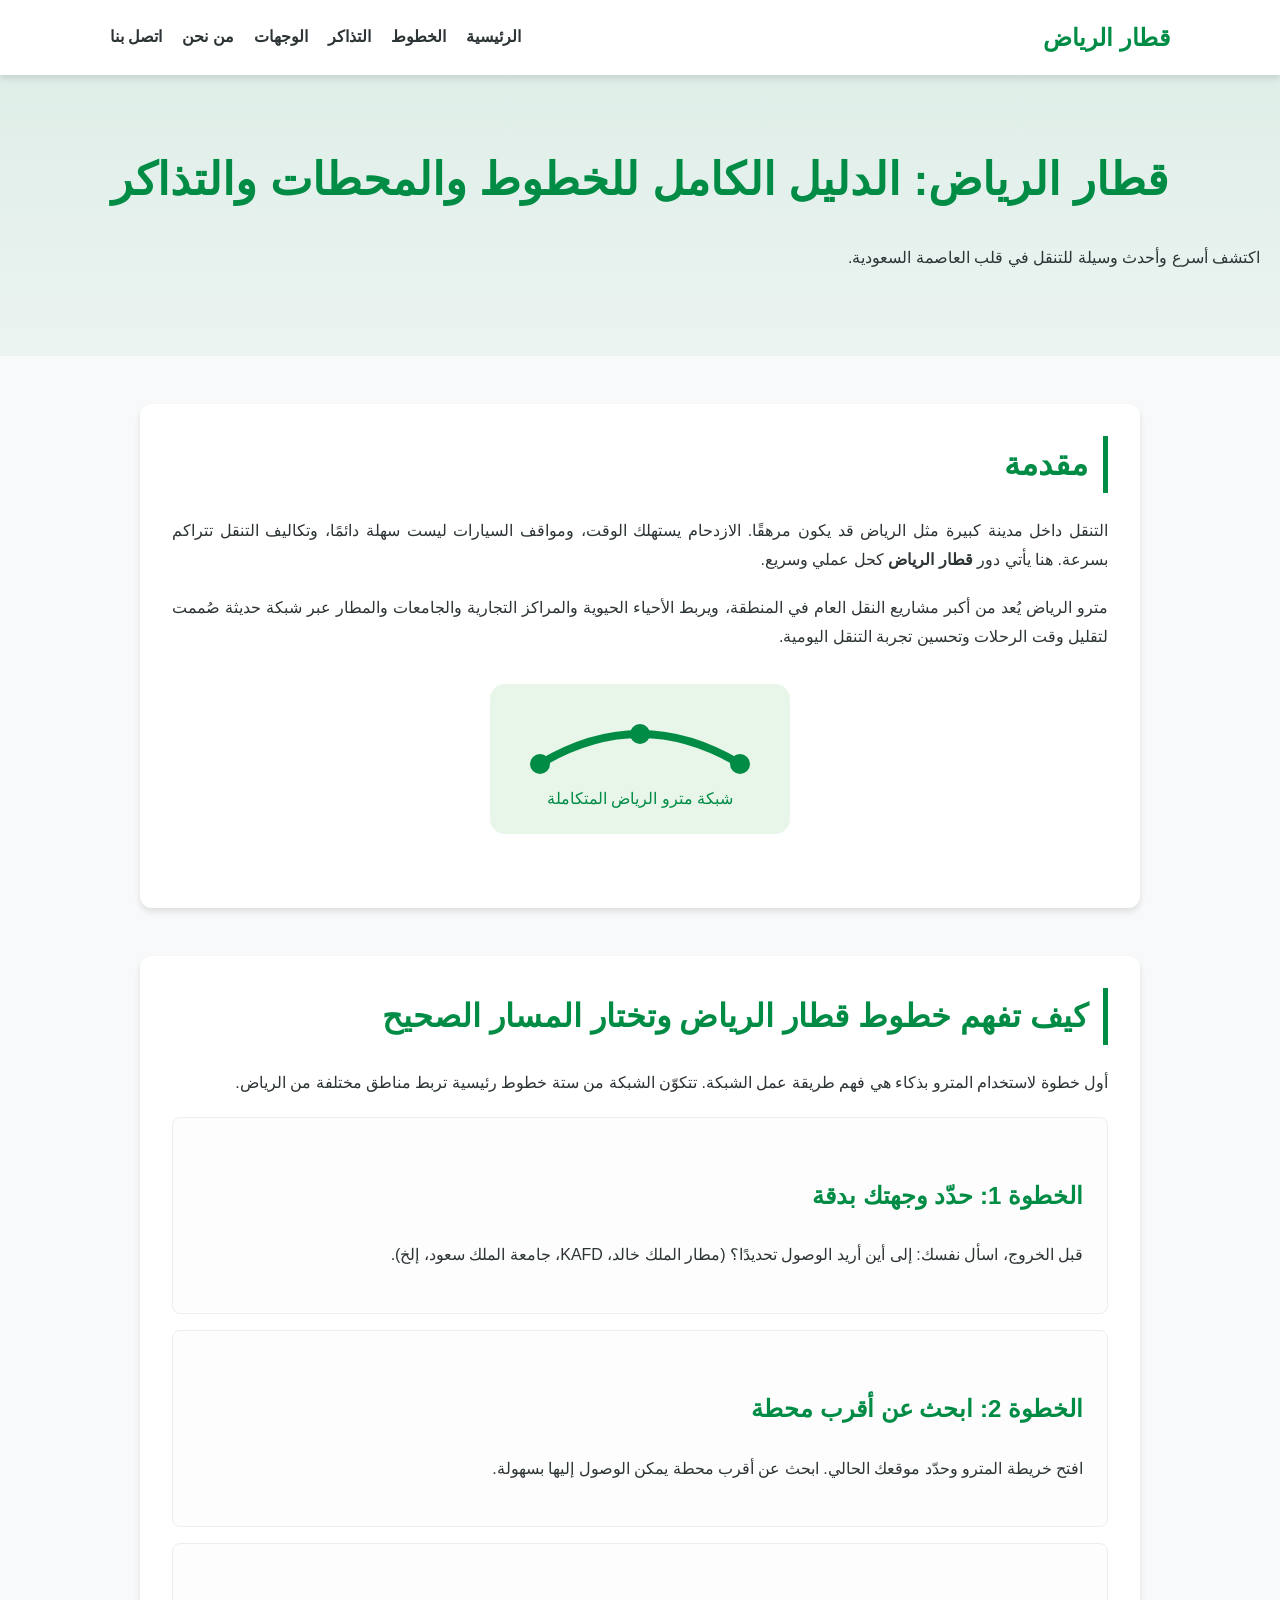
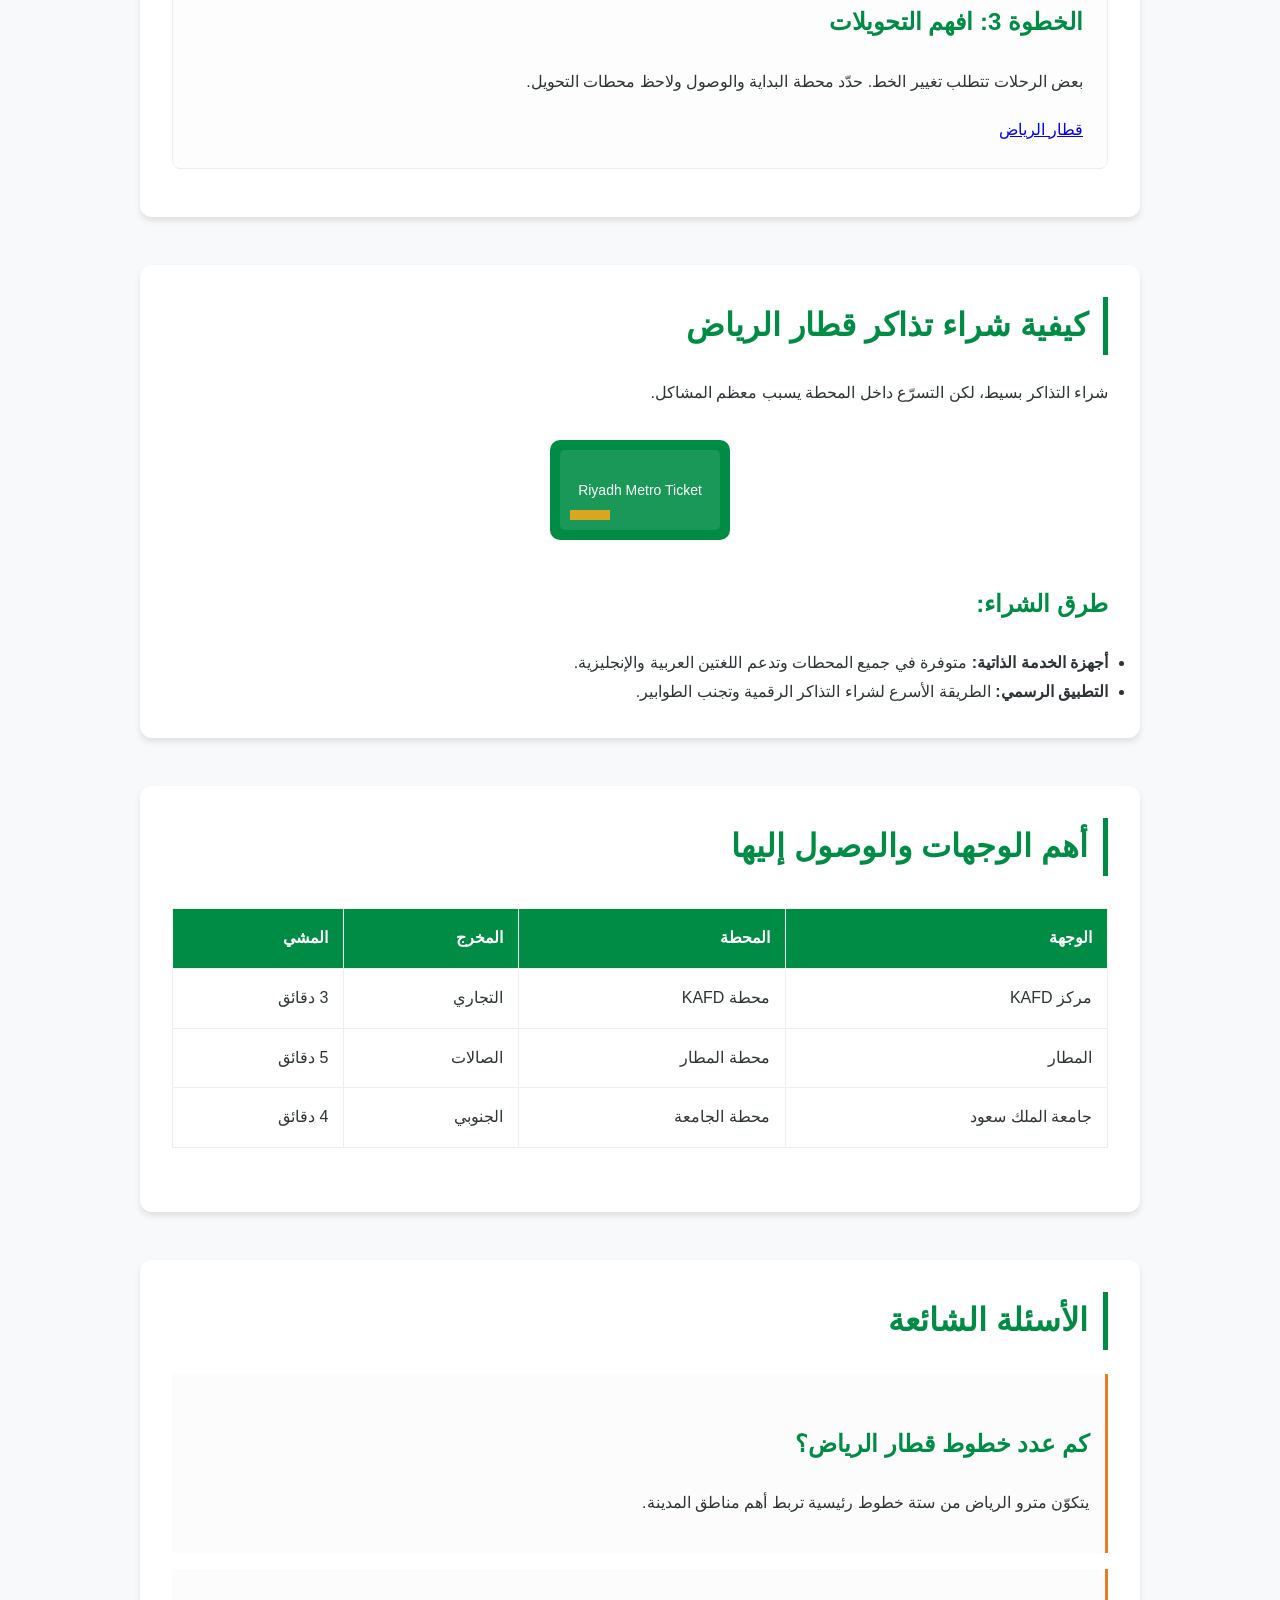
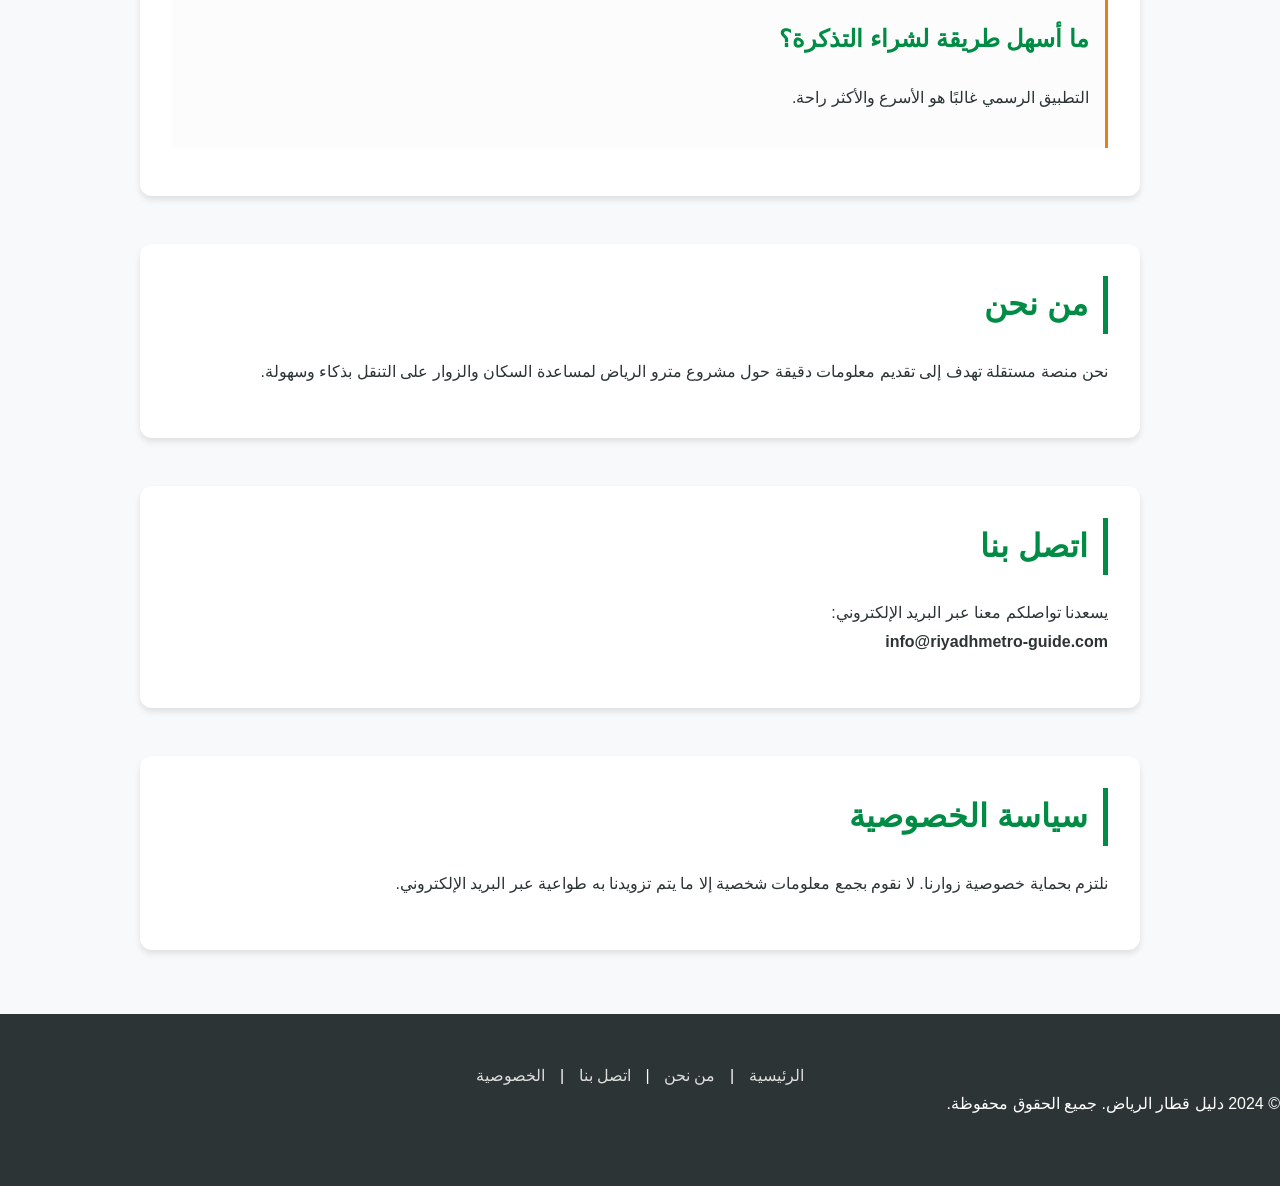
<file: index.html>
<!DOCTYPE html>
<html lang="ar" dir="rtl">
<head>
    <meta charset="UTF-8">
    <meta name="viewport" content="width=device-width, initial-scale=1.0">
    <title>قطار الرياض: الدليل الكامل للخطوط والمحطات والتذاكر 2024</title>
    <meta name="description" content="تعرف على كل ما يخص قطار الرياض (مترو الرياض). دليل شامل للخطوط، المحطات، أسعار التذاكر، وكيفية التخطيط لرحلتك بسهولة داخل مدينة الرياض.">
    <meta name="keywords" content="قطار الرياض, مترو الرياض, محطات قطار الرياض, تذاكر قطار الرياض, خريطة مترو الرياض">
    <link rel="stylesheet" href="style.css">
    
    <!-- Schema.org Markup -->
    <script type="application/ld+json">
    {
      "@context": "https://schema.org",
      "@type": "Article",
      "headline": "قطار الرياض: الدليل الكامل للخطوط والمحطات والتذاكر",
      "description": "دليل شامل لاستخدام قطار الرياض، يغطي الخطوط والمحطات وكيفية شراء التذاكر والوصول لأهم الوجهات.",
      "image": "metro-visual.svg",
      "author": {
        "@type": "Organization",
        "name": "دليل قطار الرياض"
      },
      "publisher": {
        "@type": "Organization",
        "name": "دليل قطار الرياض"
      },
      "datePublished": "2024-06-05"
    }
    </script>

    <script type="application/ld+json">
    {
      "@context": "https://schema.org",
      "@type": "FAQPage",
      "mainEntity": [
        {
          "@type": "Question",
          "name": "كم عدد خطوط قطار الرياض؟",
          "acceptedAnswer": {
            "@type": "Answer",
            "text": "يتكوّن مترو الرياض من ستة خطوط رئيسية تربط أهم مناطق المدينة."
          }
        },
        {
          "@type": "Question",
          "name": "ما أسهل طريقة لشراء التذكرة؟",
          "acceptedAnswer": {
            "@type": "Answer",
            "text": "التطبيق الرسمي غالبًا هو الأسرع والأكثر راحة لأنه يقلّل وقت الانتظار عند أجهزة التذاكر."
          }
        }
      ]
    }
    </script>
</head>
<body>

<header>
    <nav>
        <div class="logo">قطار الرياض</div>
        <ul>
            <li><a href="#home">الرئيسية</a></li>
            <li><a href="#lines">الخطوط</a></li>
            <li><a href="#tickets">التذاكر</a></li>
            <li><a href="#destinations">الوجهات</a></li>
            <li><a href="#about">من نحن</a></li>
            <li><a href="#contact">اتصل بنا</a></li>
        </ul>
    </nav>
</header>

<main id="home">
    <div class="hero">
        <h1>قطار الرياض: الدليل الكامل للخطوط والمحطات والتذاكر</h1>
        <p>اكتشف أسرع وأحدث وسيلة للتنقل في قلب العاصمة السعودية.</p>
    </div>

    <section id="intro">
        <h2>مقدمة</h2>
        <p>التنقل داخل مدينة كبيرة مثل الرياض قد يكون مرهقًا. الازدحام يستهلك الوقت، ومواقف السيارات ليست سهلة دائمًا، وتكاليف التنقل تتراكم بسرعة. هنا يأتي دور <strong>قطار الرياض</strong> كحل عملي وسريع.</p>
        <p>مترو الرياض يُعد من أكبر مشاريع النقل العام في المنطقة، ويربط الأحياء الحيوية والمراكز التجارية والجامعات والمطار عبر شبكة حديثة صُممت لتقليل وقت الرحلات وتحسين تجربة التنقل اليومية.</p>
        <div class="image-box">
            <svg width="300" height="150" viewBox="0 0 300 150" xmlns="http://www.w3.org/2000/svg">
                <rect width="300" height="150" rx="15" fill="#e8f5e9"/>
                <path d="M50 80 Q150 20 250 80" stroke="#008C45" stroke-width="8" fill="none"/>
                <circle cx="50" cy="80" r="10" fill="#008C45"/>
                <circle cx="150" cy="50" r="10" fill="#008C45"/>
                <circle cx="250" cy="80" r="10" fill="#008C45"/>
                <text x="150" y="120" font-family="Arial" font-size="16" fill="#008C45" text-anchor="middle">شبكة مترو الرياض المتكاملة</text>
            </svg>
        </div>
    </section>

    <section id="lines">
        <h2>كيف تفهم خطوط قطار الرياض وتختار المسار الصحيح</h2>
        <p>أول خطوة لاستخدام المترو بذكاء هي فهم طريقة عمل الشبكة. تتكوّن الشبكة من ستة خطوط رئيسية تربط مناطق مختلفة من الرياض.</p>
        
        <div class="how-to-card">
            <h3>الخطوة 1: حدّد وجهتك بدقة</h3>
            <p>قبل الخروج، اسأل نفسك: إلى أين أريد الوصول تحديدًا؟ (مطار الملك خالد، KAFD، جامعة الملك سعود، إلخ).</p>
        </div>
        <div class="how-to-card">
            <h3>الخطوة 2: ابحث عن أقرب محطة</h3>
            <p>افتح خريطة المترو وحدّد موقعك الحالي. ابحث عن أقرب محطة يمكن الوصول إليها بسهولة.</p>
        </div>
        <div class="how-to-card">
            <h3>الخطوة 3: افهم التحويلات</h3>
            <p>بعض الرحلات تتطلب تغيير الخط. حدّد محطة البداية والوصول ولاحظ محطات التحويل.</p>
            <a href="https://saudirailway.net/%d9%82%d8%b7%d8%a7%d8%b1-%d8%a7%d9%84%d8%b1%d9%8a%d8%a7%d8%b6/"> قطار الرياض </a>
        </div>
    </section>

    <section id="tickets">
        <h2>كيفية شراء تذاكر قطار الرياض</h2>
        <p>شراء التذاكر بسيط، لكن التسرّع داخل المحطة يسبب معظم المشاكل.</p>
        <div class="image-box">
            <svg width="180" height="100" viewBox="0 0 180 100" xmlns="http://www.w3.org/2000/svg">
                <rect width="180" height="100" rx="10" fill="#008C45"/>
                <rect x="10" y="10" width="160" height="80" rx="5" fill="#fff" opacity="0.1"/>
                <text x="90" y="55" font-family="Arial" font-size="14" fill="#fff" text-anchor="middle">Riyadh Metro Ticket</text>
                <rect x="20" y="70" width="40" height="10" fill="#DAA520"/>
            </svg>
        </div>
        <h3>طرق الشراء:</h3>
        <ul>
            <li><strong>أجهزة الخدمة الذاتية:</strong> متوفرة في جميع المحطات وتدعم اللغتين العربية والإنجليزية.</li>
            <li><strong>التطبيق الرسمي:</strong> الطريقة الأسرع لشراء التذاكر الرقمية وتجنب الطوابير.</li>
        </ul>
    </section>

    <section id="destinations">
        <h2>أهم الوجهات والوصول إليها</h2>
        <table>
            <thead>
                <tr>
                    <th>الوجهة</th>
                    <th>المحطة</th>
                    <th>المخرج</th>
                    <th>المشي</th>
                </tr>
            </thead>
            <tbody>
                <tr>
                    <td>مركز KAFD</td>
                    <td>محطة KAFD</td>
                    <td>التجاري</td>
                    <td>3 دقائق</td>
                </tr>
                <tr>
                    <td>المطار</td>
                    <td>محطة المطار</td>
                    <td>الصالات</td>
                    <td>5 دقائق</td>
                </tr>
                <tr>
                    <td>جامعة الملك سعود</td>
                    <td>محطة الجامعة</td>
                    <td>الجنوبي</td>
                    <td>4 دقائق</td>
                </tr>
            </tbody>
        </table>
    </section>

    <section id="faq">
        <h2>الأسئلة الشائعة</h2>
        <div class="faq-item">
            <h3>كم عدد خطوط قطار الرياض؟</h3>
            <p>يتكوّن مترو الرياض من ستة خطوط رئيسية تربط أهم مناطق المدينة.</p>
        </div>
        <div class="faq-item">
            <h3>ما أسهل طريقة لشراء التذكرة؟</h3>
            <p>التطبيق الرسمي غالبًا هو الأسرع والأكثر راحة.</p>
        </div>
    </section>

    <section id="about">
        <h2>من نحن</h2>
        <p>نحن منصة مستقلة تهدف إلى تقديم معلومات دقيقة حول مشروع مترو الرياض لمساعدة السكان والزوار على التنقل بذكاء وسهولة.</p>
    </section>

    <section id="contact">
        <h2>اتصل بنا</h2>
        <p>يسعدنا تواصلكم معنا عبر البريد الإلكتروني: <br><strong>info@riyadhmetro-guide.com</strong></p>
    </section>

    <section id="privacy">
        <h2>سياسة الخصوصية</h2>
        <p>نلتزم بحماية خصوصية زوارنا. لا نقوم بجمع معلومات شخصية إلا ما يتم تزويدنا به طواعية عبر البريد الإلكتروني.</p>
    </section>
</main>

<footer>
    <div class="footer-nav">
        <a href="#home">الرئيسية</a> | 
        <a href="#about">من نحن</a> | 
        <a href="#contact">اتصل بنا</a> | 
        <a href="#privacy">الخصوصية</a>
    </div>
    <p>&copy; 2024 دليل قطار الرياض. جميع الحقوق محفوظة.</p>
</footer>

</body>
</html>
</file>
<file: style.css>
:root {
    --primary-color: #008C45;
    --secondary-color: #F8F9FA;
    --text-color: #2D3436;
    --accent-color: #E67E22;
    --white: #ffffff;
    --shadow: 0 4px 6px rgba(0,0,0,0.1);
}

html {
    scroll-behavior: smooth;
}

* {
    margin: 0;
    padding: 0;
    box-sizing: border-box;
}

body {
    font-family: 'Segoe UI', Arial, sans-serif;
    line-height: 1.8;
    color: var(--text-color);
    background-color: var(--secondary-color);
    direction: rtl;
}

header {
    background-color: var(--white);
    padding: 1rem 0;
    position: sticky;
    top: 0;
    z-index: 1000;
    box-shadow: var(--shadow);
}

nav {
    max-width: 1100px;
    margin: 0 auto;
    display: flex;
    justify-content: space-between;
    align-items: center;
    padding: 0 20px;
}

.logo {
    font-size: 1.5rem;
    font-weight: 800;
    color: var(--primary-color);
}

nav ul {
    list-style: none;
    display: flex;
}

nav ul li {
    margin-right: 20px;
}

nav ul li a {
    text-decoration: none;
    color: var(--text-color);
    font-weight: 600;
    transition: 0.3s;
}

nav ul li a:hover {
    color: var(--primary-color);
}

.hero {
    background: linear-gradient(rgba(0,140,69,0.1), rgba(0,140,69,0.05));
    padding: 4rem 20px;
    text-align: center;
}

section {
    max-width: 1000px;
    margin: 3rem auto;
    padding: 2rem;
    background: var(--white);
    border-radius: 12px;
    box-shadow: var(--shadow);
}

h1, h2, h3 {
    color: var(--primary-color);
    margin-bottom: 1.5rem;
}

h1 { font-size: 2.8rem; }
h2 { font-size: 2rem; border-right: 5px solid var(--primary-color); padding-right: 15px; }
h3 { font-size: 1.5rem; margin-top: 2rem; }

p { margin-bottom: 1.2rem; text-align: justify; }

.image-box {
    text-align: center;
    margin: 2rem 0;
}

.image-box svg {
    max-width: 100%;
    height: auto;
}

.how-to-card {
    background: #fdfdfd;
    border: 1px solid #eee;
    padding: 1.5rem;
    border-radius: 8px;
    margin: 1rem 0;
}

table {
    width: 100%;
    border-collapse: collapse;
    margin: 2rem 0;
}

th, td {
    padding: 15px;
    border: 1px solid #eee;
    text-align: right;
}

th { background: var(--primary-color); color: white; }

.faq-item {
    background: #fcfcfc;
    padding: 1rem;
    margin-bottom: 1rem;
    border-right: 3px solid var(--accent-color);
}

footer {
    background: #2D3436;
    color: white;
    text-align: center;
    padding: 3rem 0;
    margin-top: 4rem;
}

.footer-nav a {
    color: #ddd;
    margin: 0 10px;
    text-decoration: none;
}

@media (max-width: 768px) {
    nav { flex-direction: column; }
    nav ul { margin-top: 1rem; }
    h1 { font-size: 2rem; }
    section { margin: 1rem; padding: 1.5rem; }
}
</file>
